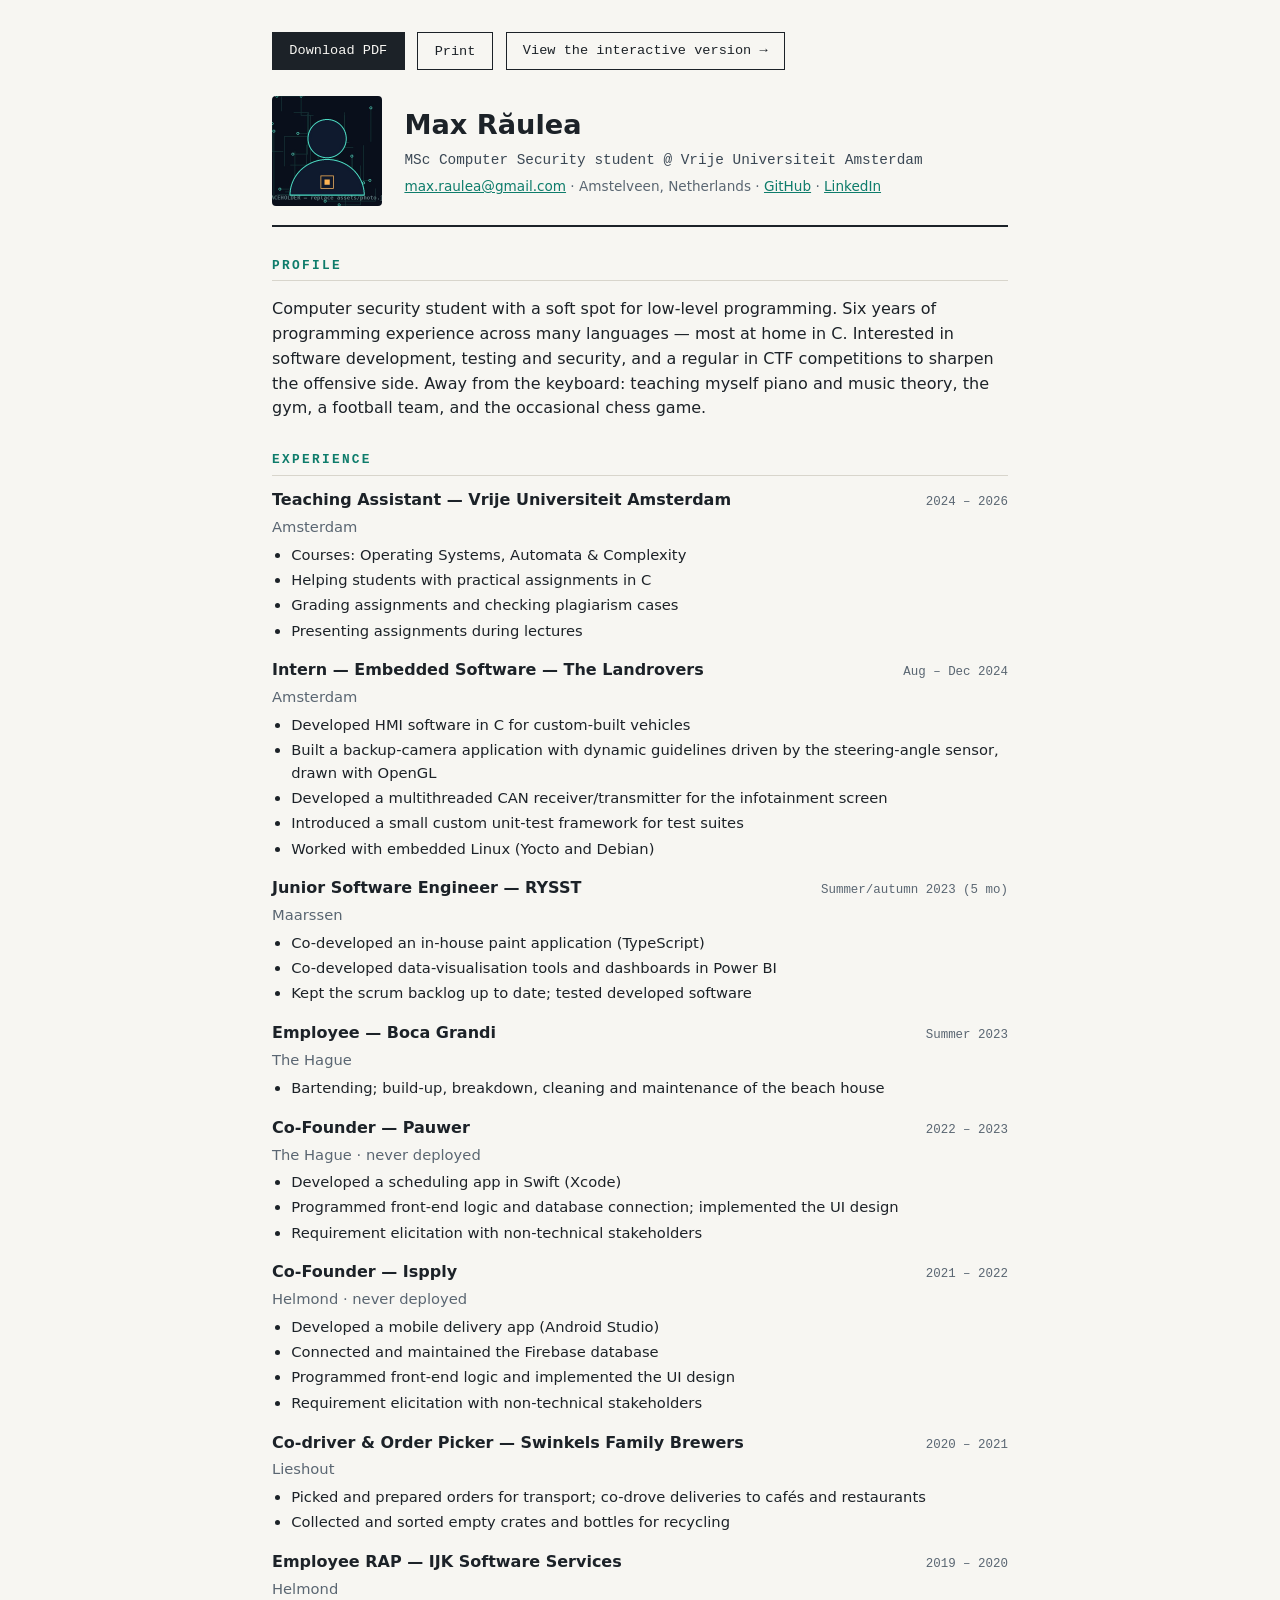
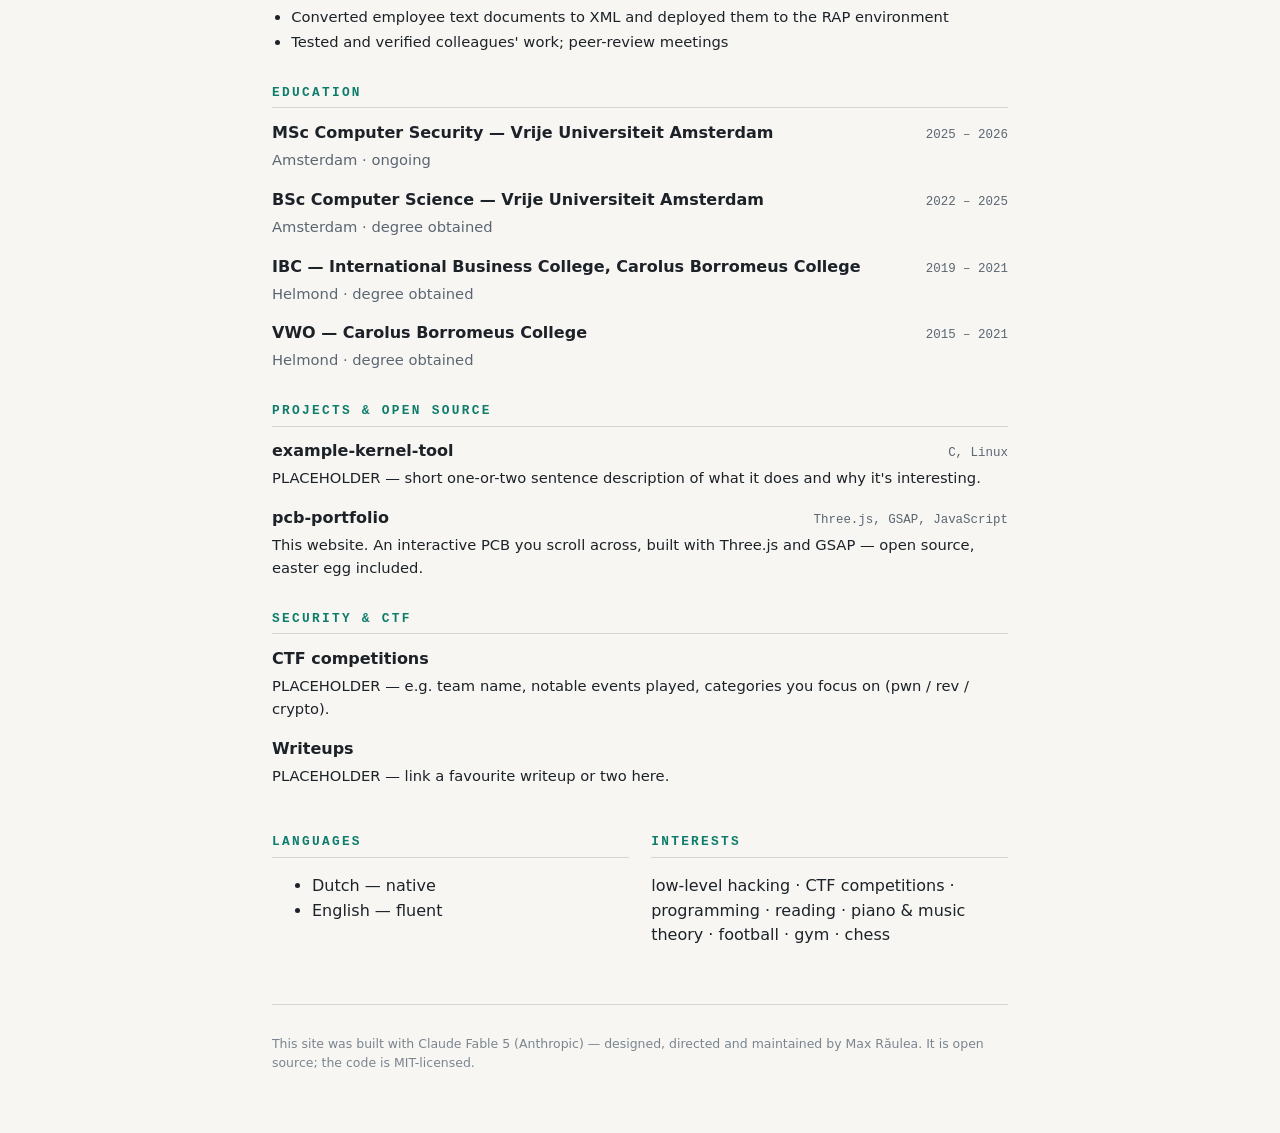
<file: plain.html>
<!DOCTYPE html>
<html lang="en">
<head>
  <meta charset="UTF-8">
  <meta name="viewport" content="width=device-width, initial-scale=1.0">
  <title>Max Răulea — CV</title>
  <meta name="description" content="CV of Max Răulea — MSc Computer Security student at VU Amsterdam. Low-level programming, embedded C, software testing, CTF.">
  <meta property="og:title" content="Max Răulea — CV">
  <meta property="og:description" content="MSc Computer Security · VU Amsterdam · low-level programming & CTF.">
  <meta property="og:type" content="profile">
  <meta property="og:image" content="assets/og-image.png">
  <link rel="icon" type="image/svg+xml" href="assets/favicon.svg">
  <link rel="stylesheet" href="css/main.css">
  <link rel="stylesheet" href="css/print.css" media="print">
</head>
<body class="plain-mode">
  <div class="cv-actions no-print">
    <a class="cv-btn" href="assets/Max_Raulea_CV.pdf" download>Download PDF</a>
    <button id="print-btn" class="cv-btn cv-btn--ghost">Print</button>
    <a class="cv-btn cv-btn--ghost" href="index.html">View the interactive version →</a>
  </div>

  <main id="cv" class="cv"></main>

  <footer class="cv-footer no-print">
    <p>
      This site was built with Claude Fable 5 (Anthropic) — designed, directed and maintained by Max Răulea.
      It is open source; the code is MIT-licensed.
    </p>
  </footer>

  <script type="module">
    import { renderCV } from "./js/render/plain-cv.js";
    renderCV(document.getElementById("cv"));
    // The download link serves assets/Max_Raulea_CV.pdf — a committed,
    // text-based export of this page. See CLAUDE.md for how to
    // regenerate it after changing anything in js/content/.
    document.getElementById("print-btn").addEventListener("click", () => window.print());
  </script>
</body>
</html>
</file>
<file: css/main.css>
/* ============================================================
   main.css — PCB mode (terminal overlays, boot, nav)
   + plain CV page styles.
   ============================================================ */

:root {
  --bg: #05070c;
  --ink: #d8f3ec;
  --dim: #5d7a7a;
  --cyan: #3fe0c5;
  --cyan-soft: rgba(63, 224, 197, 0.18);
  --amber: #ffb454;
  --red: #ff5566;
  --panel-bg: rgba(7, 13, 18, 0.93);
  --mono: ui-monospace, "SF Mono", "Cascadia Mono", Menlo, Consolas, "Liberation Mono", monospace;
  --sans: system-ui, -apple-system, "Segoe UI", Roboto, sans-serif;
}

* { box-sizing: border-box; }
html, body { margin: 0; padding: 0; }

/* ---------------- PCB mode ---------------- */
body.pcb-mode {
  background: var(--bg);
  color: var(--ink);
  font-family: var(--mono);
  overflow: hidden;
  height: 100dvh;
  overscroll-behavior: none;
}

#scene {
  position: fixed;
  inset: 0;
  width: 100%;
  height: 100dvh;
  display: block;
  touch-action: none;
}

.skip-link {
  position: fixed;
  top: -3em;
  left: 1rem;
  z-index: 100;
  background: var(--cyan);
  color: #04221d;
  padding: 0.5em 1em;
  font-family: var(--mono);
  text-decoration: none;
  transition: top 0.15s;
}
.skip-link:focus { top: 0.5rem; }

/* ---- boot overlay ---- */
#boot {
  position: fixed;
  inset: 0;
  z-index: 50;
  background: var(--bg);
  display: flex;
  align-items: center;
  justify-content: center;
  cursor: pointer;
  transition: opacity 0.8s ease;
}
#boot.gone { opacity: 0; pointer-events: none; }
#boot-log {
  font-family: var(--mono);
  font-size: clamp(0.72rem, 2.4vw, 0.95rem);
  line-height: 1.7;
  color: var(--ink);
  white-space: pre-wrap;
  margin: 0;
  padding: 1.5rem;
  max-width: 34rem;
  text-shadow: 0 0 12px var(--cyan-soft);
}

/* ---- scroll hint ---- */
#scroll-hint {
  position: fixed;
  bottom: 4.2rem;
  left: 50%;
  transform: translateX(-50%);
  z-index: 20;
  color: var(--cyan);
  font-size: 0.8rem;
  letter-spacing: 0.35em;
  text-transform: uppercase;
  display: flex;
  flex-direction: column;
  align-items: center;
  gap: 0.3rem;
  opacity: 0.85;
  transition: opacity 0.6s;
  pointer-events: none;
}
#scroll-hint .chev { animation: bob 1.6s ease-in-out infinite; }
#scroll-hint.gone { opacity: 0; }
@keyframes bob {
  0%, 100% { transform: translateY(0); }
  50% { transform: translateY(7px); }
}

/* ---- halt screen ---- */
#halt {
  position: fixed;
  inset: 0;
  z-index: 18;
  display: flex;
  flex-direction: column;
  align-items: center;
  justify-content: center;
  gap: 1.2rem;
  pointer-events: none;
  opacity: 0;
  transition: opacity 0.5s;
}
#halt.visible { opacity: 1; pointer-events: auto; }
#halt pre {
  margin: 0;
  font-family: var(--mono);
  font-size: 1.1rem;
  color: var(--dim);
  letter-spacing: 0.2em;
}

/* ---- silkscreen progress nav ---- */
#rail-nav {
  position: fixed;
  /* left side — the terminal panel lives on the right and must never block it */
  left: 1.1rem;
  top: 50%;
  transform: translateY(-50%);
  z-index: 40;
  display: flex;
  flex-direction: column;
  gap: 0.9rem;
}
.rail-nav-item {
  display: flex;
  align-items: center;
  gap: 0.6rem;
  background: none;
  border: none;
  padding: 0.2rem;
  cursor: pointer;
  font-family: var(--mono);
  color: var(--dim);
  font-size: 0.72rem;
  letter-spacing: 0.08em;
}
.rail-dot {
  width: 9px;
  height: 9px;
  border: 1px solid var(--dim);
  background: transparent;
  flex: 0 0 auto;
  transition: all 0.25s;
}
.rail-label {
  opacity: 0;
  transform: translateX(-6px);
  transition: all 0.25s;
  white-space: nowrap;
  text-shadow: 0 0 6px rgba(0, 0, 0, 0.9);
}
.rail-nav-item:hover .rail-label,
.rail-nav-item:focus-visible .rail-label,
.rail-nav-item.active .rail-label { opacity: 1; transform: none; }
.rail-nav-item.active { color: var(--cyan); }
.rail-nav-item.active .rail-dot {
  background: var(--cyan);
  border-color: var(--cyan);
  box-shadow: 0 0 10px var(--cyan-soft);
}
.rail-nav-item:focus-visible { outline: 1px solid var(--cyan); outline-offset: 2px; }

/* ---- corner links + attribution (silkscreen style) ---- */
#corner-links {
  position: fixed;
  top: 0.9rem;
  right: 1.1rem;
  z-index: 20;
}
#corner-links a {
  color: var(--dim);
  font-size: 0.72rem;
  letter-spacing: 0.1em;
  text-decoration: none;
  border-bottom: 1px dotted var(--dim);
}
#corner-links a:hover, #corner-links a:focus-visible { color: var(--cyan); border-color: var(--cyan); }

#attribution {
  position: fixed;
  bottom: 0.7rem;
  left: 1.1rem;
  z-index: 20;
  font-size: 0.62rem;
  letter-spacing: 0.18em;
  color: var(--dim);
  opacity: 0.8;
  pointer-events: none;
  text-shadow: 0 0 8px rgba(0, 0, 0, 0.8);
}

/* ---- terminal panel ---- */
.panel {
  position: fixed;
  z-index: 30;
  right: 4.5rem;
  top: 50%;
  transform: translateY(-50%) translateX(2.5rem);
  width: min(44rem, 46vw);
  max-height: 76dvh;
  display: flex;
  flex-direction: column;
  background: var(--panel-bg);
  border: 1px solid rgba(63, 224, 197, 0.35);
  box-shadow: 0 0 40px rgba(63, 224, 197, 0.08), 0 18px 50px rgba(0, 0, 0, 0.6);
  opacity: 0;
  pointer-events: none;
  transition: opacity 0.3s ease, transform 0.35s ease;
}
.panel::after {
  /* scanlines */
  content: "";
  position: absolute;
  inset: 0;
  pointer-events: none;
  background: repeating-linear-gradient(
    0deg,
    rgba(255, 255, 255, 0.018) 0 1px,
    transparent 1px 3px
  );
}
.panel--open {
  opacity: 1;
  pointer-events: auto;
  transform: translateY(-50%) translateX(0);
}
.panel-bar {
  display: flex;
  justify-content: space-between;
  align-items: center;
  gap: 1rem;
  padding: 0.5rem 0.9rem;
  border-bottom: 1px solid rgba(63, 224, 197, 0.25);
  font-size: 0.7rem;
  letter-spacing: 0.12em;
  color: var(--dim);
}
.panel-title { color: var(--cyan); }
.panel-hint { opacity: 0.7; }
.panel-body {
  padding: 1rem 1.1rem 1.2rem;
  overflow-y: auto;
  font-size: 0.86rem;
  line-height: 1.65;
  scrollbar-width: thin;
  scrollbar-color: var(--dim) transparent;
}
.panel-body:focus-visible { outline: 1px solid var(--cyan); outline-offset: -1px; }

.t-line { min-height: 1.2em; overflow-wrap: anywhere; }
.t-user { color: var(--cyan); }
.t-root { color: var(--red); }
.t-host { color: var(--ink); }
.t-dim { color: var(--dim); }
.t-cmd { color: var(--ink); }
.t-head { color: var(--cyan); font-weight: 700; }
.t-sub { color: var(--ink); opacity: 0.9; }
.t-key { color: var(--amber); }
.t-accent { color: var(--amber); }
.t-warn { color: var(--red); }
.t-flag {
  color: var(--amber);
  background: rgba(255, 180, 84, 0.08);
  border: 1px dashed rgba(255, 180, 84, 0.5);
  padding: 0.1em 0.5em;
  display: inline-block;
  user-select: all;
}
.panel a { color: var(--cyan); text-decoration: underline dotted; text-underline-offset: 3px; }
.panel a:hover { color: #8ff2e2; }

.cursor {
  display: inline-block;
  width: 0.55em;
  height: 1.05em;
  vertical-align: text-bottom;
  background: var(--cyan);
  animation: blink 1.05s steps(1) infinite;
}
@keyframes blink { 50% { opacity: 0; } }

/* root shell (easter egg) flavor */
.panel--root { border-color: rgba(255, 85, 102, 0.5); }
.panel--root .panel-bar { border-color: rgba(255, 85, 102, 0.4); }
.panel--root .panel-title { color: var(--red); }
.panel--root { animation: glitch-in 0.35s steps(3); }
@keyframes glitch-in {
  0% { transform: translateY(-50%) translateX(4px) skewX(2deg); filter: hue-rotate(40deg); }
  60% { transform: translateY(-50%) translateX(-3px) skewX(-1deg); }
  100% { transform: translateY(-50%); filter: none; }
}
@keyframes glitch-in-mobile {
  0% { transform: translateY(4px) skewX(2deg); filter: hue-rotate(40deg); }
  60% { transform: translateY(-3px) skewX(-1deg); }
  100% { transform: translateY(0); filter: none; }
}

.t-btn {
  font-family: var(--mono);
  font-size: 0.84rem;
  background: transparent;
  border: 1px solid var(--cyan);
  color: var(--cyan);
  padding: 0.45em 1.1em;
  cursor: pointer;
  letter-spacing: 0.08em;
}
.t-btn:hover, .t-btn:focus-visible { background: var(--cyan-soft); }

/* reduced motion: kill the decorative animation */
@media (prefers-reduced-motion: reduce) {
  #scroll-hint .chev { animation: none; }
  .cursor { animation: none; }
  .panel--root { animation: none; }
  .panel { transition: opacity 0.15s linear; }
}

/* ---------------- mobile ---------------- */
@media (max-width: 720px) {
  .panel {
    right: 0;
    left: 0;
    top: auto;
    bottom: 0;
    transform: translateY(1.5rem);
    width: 100%;
    max-height: 68dvh;
    border-left: none;
    border-right: none;
  }
  .panel--open { transform: translateY(0); }
  .panel--root { animation-name: glitch-in-mobile; }
  .panel-body { font-size: 0.92rem; padding: 0.9rem; }
  .panel-hint { display: none; }

  #rail-nav { left: 0.55rem; gap: 0.75rem; }
  .rail-label { display: none; }

  #corner-links { top: 0.6rem; right: 0.7rem; }
  #attribution { font-size: 0.55rem; left: 0.7rem; bottom: 0.5rem; max-width: 60vw; }
  #scroll-hint { bottom: 5.5rem; }
}

/* ============================================================
   plain CV page
   ============================================================ */
body.plain-mode {
  background: #f7f6f2;
  color: #1c2228;
  font-family: var(--sans);
  line-height: 1.55;
  padding: 2rem 1.2rem 3rem;
}
.cv { max-width: 46rem; margin: 0 auto; }

.cv-actions {
  max-width: 46rem;
  margin: 0 auto 1.6rem;
  display: flex;
  gap: 0.8rem;
  flex-wrap: wrap;
}
.cv-btn {
  font-family: var(--mono);
  font-size: 0.85rem;
  border: 1px solid #1c2228;
  background: #1c2228;
  color: #f7f6f2;
  padding: 0.55em 1.2em;
  cursor: pointer;
  text-decoration: none;
}
.cv-btn--ghost { background: transparent; color: #1c2228; }
.cv-btn:hover { opacity: 0.85; }

.cv-header {
  display: flex;
  gap: 1.4rem;
  align-items: center;
  border-bottom: 2px solid #1c2228;
  padding-bottom: 1.2rem;
  margin-bottom: 1.4rem;
}
.cv-photo { border-radius: 4px; object-fit: cover; }
.cv-header h1 { margin: 0 0 0.2rem; font-size: 1.7rem; }
.cv-title { margin: 0 0 0.3rem; font-family: var(--mono); font-size: 0.9rem; color: #3a4754; }
.cv-meta { margin: 0; font-size: 0.85rem; color: #5a6672; }
.cv-meta a { color: #0e7c6b; }

.cv h2 {
  font-family: var(--mono);
  font-size: 0.8rem;
  letter-spacing: 0.18em;
  text-transform: uppercase;
  color: #0e7c6b;
  border-bottom: 1px solid #d8d5cc;
  padding-bottom: 0.3rem;
  margin: 1.8rem 0 0.8rem;
}
.cv-entry { margin-bottom: 1rem; }
.cv-entry-head {
  display: flex;
  justify-content: space-between;
  gap: 1rem;
  align-items: baseline;
  flex-wrap: wrap;
}
.cv-entry h3 { margin: 0; font-size: 1rem; }
.cv-period { font-family: var(--mono); font-size: 0.78rem; color: #5a6672; white-space: nowrap; }
.cv-entry ul { margin: 0.3rem 0 0; padding-left: 1.2rem; }
.cv-entry li { margin: 0.15rem 0; font-size: 0.92rem; }
.cv-entry p { margin: 0.2rem 0; font-size: 0.92rem; }
.cv a { color: #0e7c6b; }

.cv-two-col { display: grid; grid-template-columns: 1fr 1fr; gap: 1.4rem; }
@media (max-width: 540px) { .cv-two-col { grid-template-columns: 1fr; } }

.cv-footer {
  max-width: 46rem;
  margin: 2.5rem auto 0;
  border-top: 1px solid #d8d5cc;
  padding-top: 1rem;
  font-size: 0.78rem;
  color: #7a8590;
}
</file>
<file: css/print.css>
/* ============================================================
   print.css — formats plain.html for A4 when "Download as PDF"
   triggers window.print(). Text-based output, ATS-friendly.
   ============================================================ */

@page {
  size: A4;
  margin: 16mm 17mm;
}

body.plain-mode {
  background: #fff;
  color: #000;
  padding: 0;
  font-size: 10.5pt;
}

/* hide on-screen chrome — including the AI attribution footer,
   so the exported CV stays purely about the person */
.no-print { display: none !important; }

.cv { max-width: none; margin: 0; }

.cv-header { border-color: #000; }
.cv-photo { width: 26mm; height: 26mm; }

.cv h2 { color: #000; border-color: #999; }
.cv-meta, .cv-period { color: #333; }
.cv a { color: #000; text-decoration: none; }

/* sensible page breaks */
.cv-entry, .cv-header { break-inside: avoid; }
.cv h2 { break-after: avoid; }
</file>
